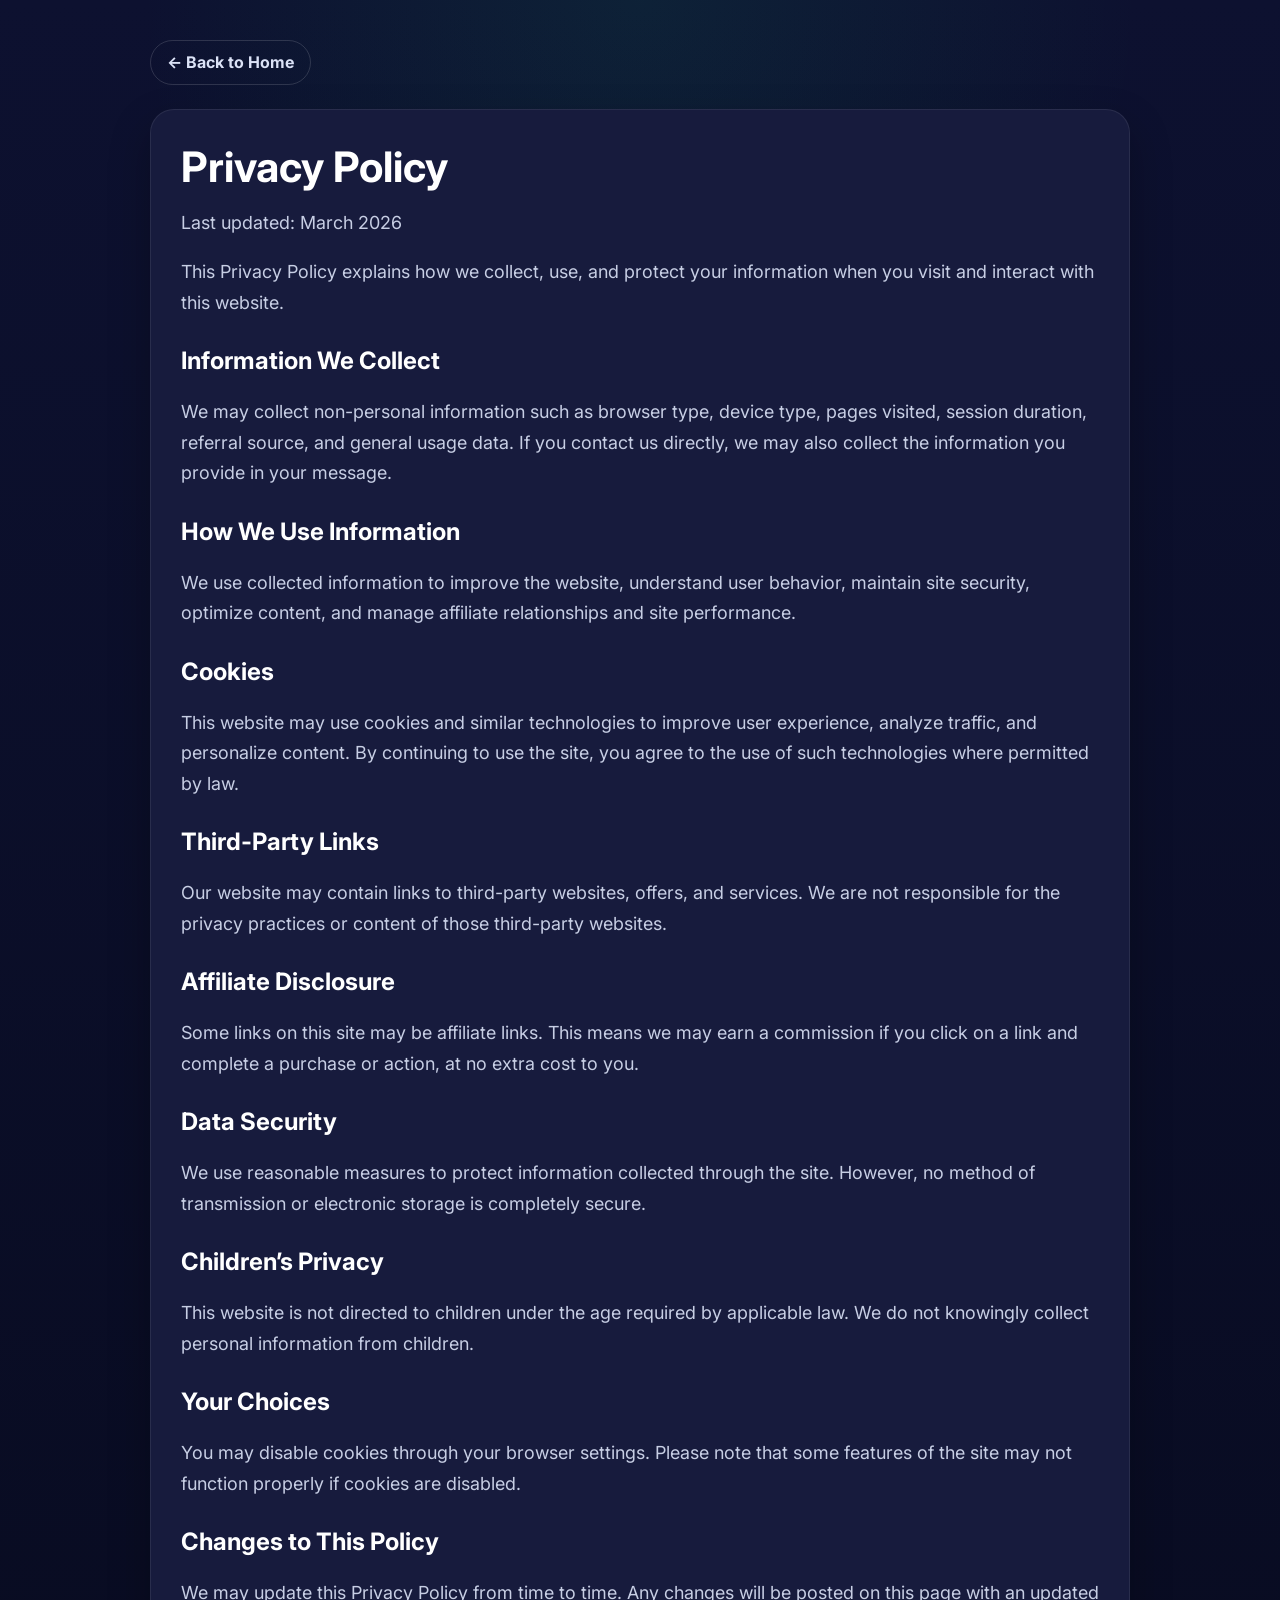
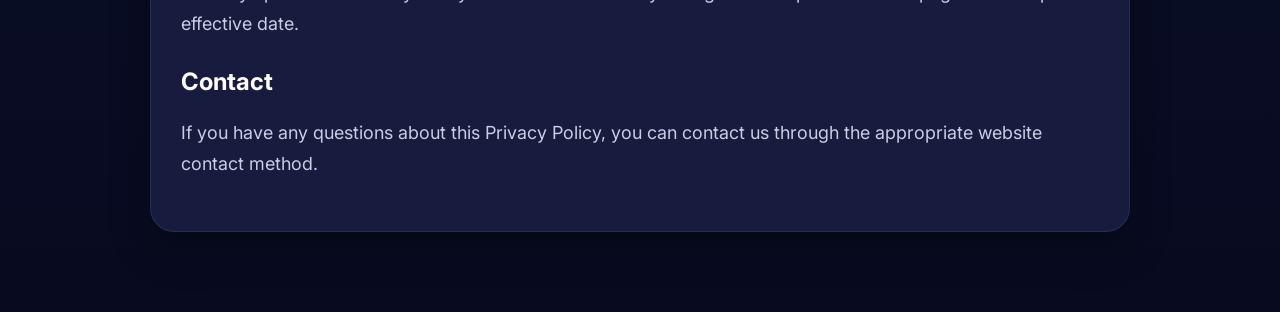
<file: privacy.html>
<!doctype html>
<html lang="en">
<head>
  <meta charset="UTF-8" />
  <meta name="viewport" content="width=device-width, initial-scale=1.0" />
  <title>Privacy Policy</title>
  <meta name="description" content="Privacy Policy" />
  <link rel="preconnect" href="https://fonts.googleapis.com">
  <link rel="preconnect" href="https://fonts.gstatic.com" crossorigin>
  <link href="https://fonts.googleapis.com/css2?family=Inter:wght@400;500;600;700;800;900&display=swap" rel="stylesheet">
  <link rel="stylesheet" href="style.css" />
</head>
<body class="legal-page">
  <div class="legal-wrap">
    <div class="legal-top">
      <a class="legal-back" href="index.html">← Back to Home</a>
    </div>

    <div class="legal-card">
      <h1>Privacy Policy</h1>
      <p>Last updated: March 2026</p>

      <p>
        This Privacy Policy explains how we collect, use, and protect your
        information when you visit and interact with this website.
      </p>

      <h2>Information We Collect</h2>
      <p>
        We may collect non-personal information such as browser type, device
        type, pages visited, session duration, referral source, and general
        usage data. If you contact us directly, we may also collect the
        information you provide in your message.
      </p>

      <h2>How We Use Information</h2>
      <p>
        We use collected information to improve the website, understand user
        behavior, maintain site security, optimize content, and manage affiliate
        relationships and site performance.
      </p>

      <h2>Cookies</h2>
      <p>
        This website may use cookies and similar technologies to improve user
        experience, analyze traffic, and personalize content. By continuing to
        use the site, you agree to the use of such technologies where permitted
        by law.
      </p>

      <h2>Third-Party Links</h2>
      <p>
        Our website may contain links to third-party websites, offers, and
        services. We are not responsible for the privacy practices or content of
        those third-party websites.
      </p>

      <h2>Affiliate Disclosure</h2>
      <p>
        Some links on this site may be affiliate links. This means we may earn a
        commission if you click on a link and complete a purchase or action,
        at no extra cost to you.
      </p>

      <h2>Data Security</h2>
      <p>
        We use reasonable measures to protect information collected through the
        site. However, no method of transmission or electronic storage is
        completely secure.
      </p>

      <h2>Children’s Privacy</h2>
      <p>
        This website is not directed to children under the age required by
        applicable law. We do not knowingly collect personal information from
        children.
      </p>

      <h2>Your Choices</h2>
      <p>
        You may disable cookies through your browser settings. Please note that
        some features of the site may not function properly if cookies are
        disabled.
      </p>

      <h2>Changes to This Policy</h2>
      <p>
        We may update this Privacy Policy from time to time. Any changes will be
        posted on this page with an updated effective date.
      </p>

      <h2>Contact</h2>
      <p>
        If you have any questions about this Privacy Policy, you can contact us
        through the appropriate website contact method.
      </p>
    </div>
  </div>
</body>
</html>
</file>
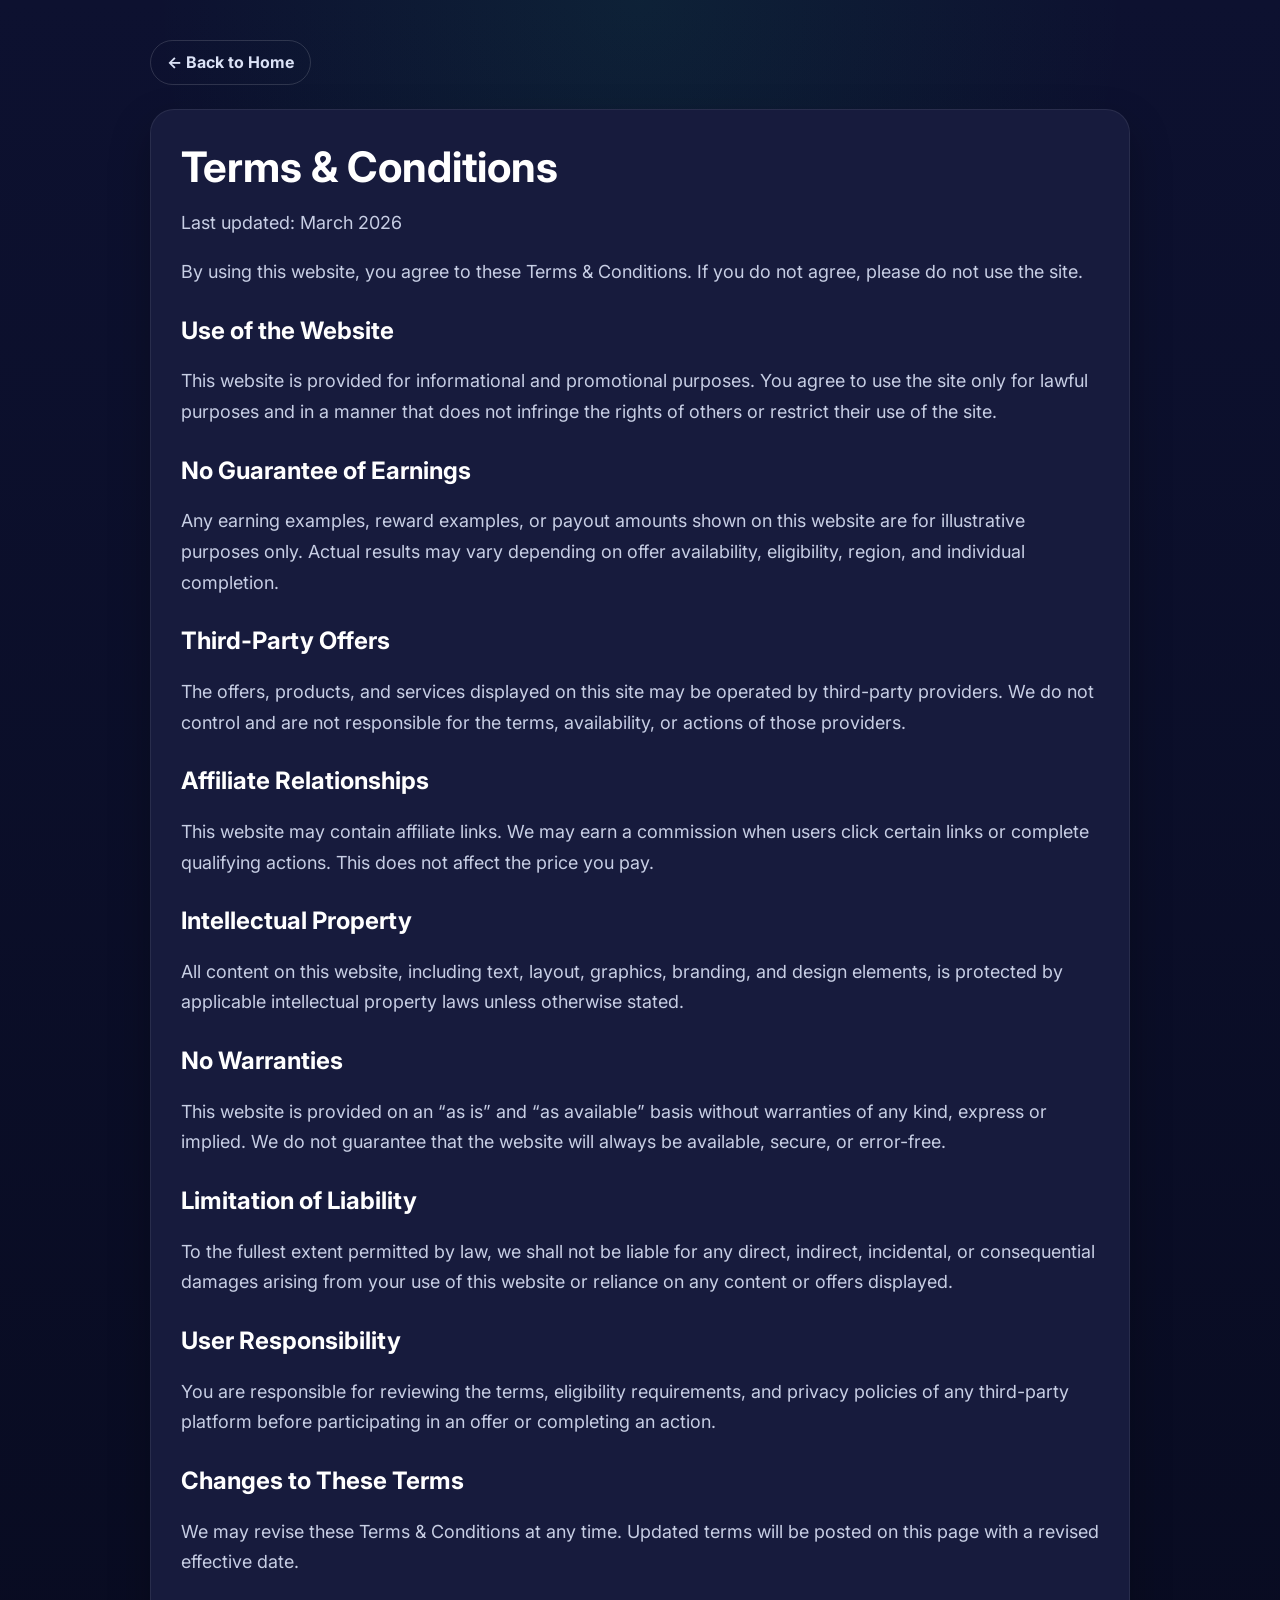
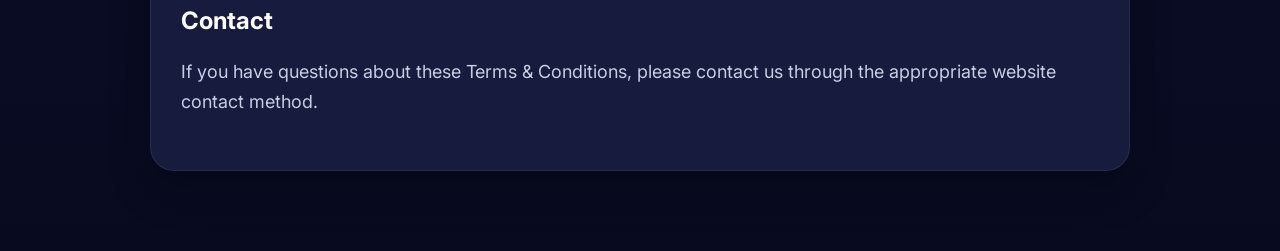
<file: terms.html>
<!doctype html>
<html lang="en">
<head>
  <meta charset="UTF-8" />
  <meta name="viewport" content="width=device-width, initial-scale=1.0" />
  <title>Terms & Conditions</title>
  <meta name="description" content="Terms and Conditions" />
  <link rel="preconnect" href="https://fonts.googleapis.com">
  <link rel="preconnect" href="https://fonts.gstatic.com" crossorigin>
  <link href="https://fonts.googleapis.com/css2?family=Inter:wght@400;500;600;700;800;900&display=swap" rel="stylesheet">
  <link rel="stylesheet" href="style.css" />
</head>
<body class="legal-page">
  <div class="legal-wrap">
    <div class="legal-top">
      <a class="legal-back" href="index.html">← Back to Home</a>
    </div>

    <div class="legal-card">
      <h1>Terms & Conditions</h1>
      <p>Last updated: March 2026</p>

      <p>
        By using this website, you agree to these Terms & Conditions. If you do
        not agree, please do not use the site.
      </p>

      <h2>Use of the Website</h2>
      <p>
        This website is provided for informational and promotional purposes. You
        agree to use the site only for lawful purposes and in a manner that does
        not infringe the rights of others or restrict their use of the site.
      </p>

      <h2>No Guarantee of Earnings</h2>
      <p>
        Any earning examples, reward examples, or payout amounts shown on this
        website are for illustrative purposes only. Actual results may vary
        depending on offer availability, eligibility, region, and individual
        completion.
      </p>

      <h2>Third-Party Offers</h2>
      <p>
        The offers, products, and services displayed on this site may be
        operated by third-party providers. We do not control and are not
        responsible for the terms, availability, or actions of those providers.
      </p>

      <h2>Affiliate Relationships</h2>
      <p>
        This website may contain affiliate links. We may earn a commission when
        users click certain links or complete qualifying actions. This does not
        affect the price you pay.
      </p>

      <h2>Intellectual Property</h2>
      <p>
        All content on this website, including text, layout, graphics, branding,
        and design elements, is protected by applicable intellectual property
        laws unless otherwise stated.
      </p>

      <h2>No Warranties</h2>
      <p>
        This website is provided on an “as is” and “as available” basis without
        warranties of any kind, express or implied. We do not guarantee that the
        website will always be available, secure, or error-free.
      </p>

      <h2>Limitation of Liability</h2>
      <p>
        To the fullest extent permitted by law, we shall not be liable for any
        direct, indirect, incidental, or consequential damages arising from your
        use of this website or reliance on any content or offers displayed.
      </p>

      <h2>User Responsibility</h2>
      <p>
        You are responsible for reviewing the terms, eligibility requirements,
        and privacy policies of any third-party platform before participating in
        an offer or completing an action.
      </p>

      <h2>Changes to These Terms</h2>
      <p>
        We may revise these Terms & Conditions at any time. Updated terms will be
        posted on this page with a revised effective date.
      </p>

      <h2>Contact</h2>
      <p>
        If you have questions about these Terms & Conditions, please contact us
        through the appropriate website contact method.
      </p>
    </div>
  </div>
</body>
</html>
</file>
<file: style.css>
:root{
  --bg:#0a0d27;
  --bg-2:#101434;
  --panel:#202447;
  --panel-2:#25284d;
  --card:#25284d;
  --line:rgba(255,255,255,.14);
  --text:#ffffff;
  --muted:#b9bfd7;
  --muted-2:#8b92b4;
  --green:#13e28b;
  --green-dark:#0fcb7d;
  --trust:#00b67a;
  --white:#ffffff;
  --shadow:0 18px 40px rgba(0,0,0,.28);
  --radius:24px;
  --container:1240px;
}

*{
  box-sizing:border-box;
}

html{
  scroll-behavior:smooth;
}

body{
  margin:0;
  font-family:"Inter",sans-serif;
  background:var(--bg);
  color:var(--text);
  line-height:1.45;
  position:relative;
}

a{
  color:inherit;
  text-decoration:none;
}

img{
  max-width:100%;
  display:block;
}

.site-bg{
  position:fixed;
  inset:0;
  background:
    radial-gradient(circle at 50% -10%, rgba(19,226,139,.06), transparent 28%),
    linear-gradient(180deg, #11153a 0%, #090c24 38%, #090c24 100%);
  z-index:-2;
}

.container{
  width:min(calc(100% - 48px), var(--container));
  margin:0 auto;
}

.hero{
  position:relative;
  padding:0 0 22px;
  overflow:hidden;
  border-bottom:1px solid var(--line);
  background:
    linear-gradient(180deg, rgba(8,10,30,.42), rgba(8,10,30,.86)),
    radial-gradient(circle at top center, rgba(255,255,255,.05), transparent 50%);
}

.hero-overlay{
  position:absolute;
  inset:0;
  background:
    linear-gradient(rgba(12,15,40,.2), rgba(12,15,40,.75)),
    repeating-linear-gradient(
      90deg,
      rgba(255,255,255,.03) 0 120px,
      rgba(255,255,255,0) 120px 240px
    );
  opacity:.45;
  pointer-events:none;
}

.brand-strip{
  display:grid;
  grid-template-columns:repeat(8,1fr);
  gap:14px;
  padding:14px 0 8px;
  opacity:.18;
  font-weight:800;
  font-size:34px;
  letter-spacing:-.03em;
  text-align:center;
  user-select:none;
}

.hero-copy{
  text-align:center;
  padding:34px 0 28px;
}

.hero h1{
  margin:0;
  font-size:76px;
  line-height:1.02;
  font-weight:900;
  letter-spacing:-.045em;
}

.accent{
  color:var(--green);
}

.hero-sub{
  margin:18px 0 0;
  color:#cbd1e8;
  font-size:22px;
  font-weight:500;
}

.dot{
  display:inline-block;
  width:8px;
  height:8px;
  border-radius:50%;
  background:var(--green);
  margin:0 14px;
  vertical-align:middle;
}

.section-divider{
  border-bottom:1px solid var(--line);
}

.offers-section{
  padding:38px 0 54px;
}

.offers-grid{
  display:grid;
  grid-template-columns:repeat(3, 1fr);
  gap:34px;
  max-width:980px;
  margin:0 auto;
}

.offer-card{
  background:var(--card);
  border-radius:30px;
  padding:24px;
  box-shadow:var(--shadow);
  transition:transform .2s ease, box-shadow .2s ease;
}

.offer-card:hover{
  transform:translateY(-4px);
  box-shadow:0 24px 44px rgba(0,0,0,.34);
}

.offer-thumb{
  height:250px;
  border-radius:16px;
  display:flex;
  align-items:center;
  justify-content:center;
  margin-bottom:18px;
  overflow:hidden;
  font-weight:900;
}

.netflix-thumb{
  background:#000;
}

.netflix-thumb span{
  font-size:156px;
  line-height:1;
  color:#e50914;
  letter-spacing:-10px;
}

.dice-thumb{
  background:
    radial-gradient(circle at 50% 28%, rgba(255,255,255,.35), transparent 24%),
    linear-gradient(135deg,#2798ff,#6ed3ff 52%, #376fff);
  filter:saturate(1.05);
}

.dice-thumb span{
  font-size:112px;
  transform:translateY(6px);
}

.tiktok-thumb{
  background:#000;
  color:#fff;
  font-size:58px;
  font-weight:800;
}

.offer-body h3{
  margin:0 0 4px;
  font-size: 22px;
  font-weight:800;
  letter-spacing:-.03em;
}

.offer-body p{
  margin:0 0 18px;
  color:#d7dbeb;
  font-size:20px;
  line-height:1.15;
}

.offer-meta{
  color:#d0d5ea;
  font-size:24px;
  font-weight:700;
  letter-spacing:.08em;
  opacity:.9;
}

.offer-bottom{
  display:flex;
  align-items:center;
  justify-content:space-between;
  margin-top:4px;
}

.offer-bottom strong{
  font-size:30px;
  line-height:1;
  letter-spacing:-.03em;
}

.rating{
  color:#ffd54a;
  font-size:22px;
  font-weight:700;
}

.featured-card{
  transform:translateY(-8px);
}

.reviews-row{
  max-width:980px;
  margin:90px auto 0;
}

.reviews-row p{
  margin:0 0 18px;
  color:#bfc5dd;
  font-size:31px;
  font-weight:500;
}

.trustpilot-wrap{
  display:flex;
  align-items:center;
  gap:20px;
  flex-wrap:wrap;
      justify-content: center;
}

.trustpilot-brand{
  display:flex;
  align-items:center;
  gap:10px;
  font-size:28px;
  font-weight:700;
}

.tp-star{
  color:var(--trust);
  font-size:34px;
}

.tp-boxes{
  display:flex;
  gap:6px;
}

.tp-boxes span{
  width:52px;
  height:42px;
  display:flex;
  align-items:center;
  justify-content:center;
  background:var(--trust);
  color:#fff;
  font-size:28px;
  font-weight:800;
}

.tp-boxes .half{
  background:linear-gradient(90deg, var(--trust) 50%, #d7dae4 50%);
  color:#fff;
}

.stats-strip{
  padding:24px 0 44px;
}

.stats-box{
  background:var(--panel-2);
  border-radius:22px;
  padding:28px 24px;
  display:grid;
  grid-template-columns:repeat(3,1fr);
  gap:0;
  box-shadow:var(--shadow);
}

.stat-item{
  padding:8px 34px;
  text-align:center;
  position:relative;
}

.stat-item:not(:last-child)::after{
  content:"";
  position:absolute;
  right:0;
  top:8px;
  bottom:8px;
  width:1px;
  background:rgba(255,255,255,.12);
}

.stat-top{
  font-size:30px;
  font-weight:800;
  margin-bottom:10px;
}

.stat-item p{
  margin:0;
  color:#d3d8eb;
  font-size:23px;
  line-height:1.35;
}

.how-section{
  padding:54px 0 46px;
}

.how-grid{
  display:grid;
  grid-template-columns:390px 1fr;
  gap:54px;
  align-items:center;
}

.how-left h2{
  margin:0 0 42px;
  font-size:40px;
  line-height:1.06;
  letter-spacing:-.04em;
}

.cta-btn{
  display:inline-flex;
  align-items:center;
  justify-content:center;
  min-width:320px;
  min-height:72px;
  padding:18px 28px;
  border-radius:10px;
  background:var(--green);
  color:#072013;
  font-size:24px;
  font-weight:800;
  box-shadow:0 16px 24px rgba(19,226,139,.22);
  transition:transform .2s ease, background .2s ease;
}

.cta-btn:hover{
  background:var(--green-dark);
  transform:translateY(-2px);
}

.mini-reviews{
  margin-top:34px;
}

.mini-reviews p{
  margin:0 0 12px;
  color:#bcc2da;
  font-size:18px;
}

.trustpilot-wrap.mini{
  gap:12px;
}

.trustpilot-wrap.mini .trustpilot-brand{
  font-size:18px;
}

.trustpilot-wrap.mini .tp-star{
  font-size:22px;
}

.trustpilot-wrap.mini .tp-boxes span{
  width:28px;
  height:24px;
  font-size:16px;
}

.how-card{
  background:transparent;
}

.how-title{
  display:flex;
  align-items:center;
  gap:14px;
  margin-bottom:10px;
}

.step-icon{
  display:inline-flex;
  width:30px;
  height:30px;
  align-items:center;
  justify-content:center;
  border:2px solid rgba(255,255,255,.85);
  border-radius:8px;
  font-size:16px;
}

.how-title h3{
  margin:0;
  font-size:34px;
  font-weight:800;
}

.how-card > p{
  margin:0 0 22px;
  font-size:22px;
  color:#c9cfe5;
  line-height:1.55;
  max-width:840px;
}

.offer-preview-grid{
  background:#1a1e3f;
  border-radius:22px;
  padding:22px;
  display:grid;
  grid-template-columns:repeat(4,1fr);
  gap:16px;
  transform:rotate(-6deg);
  box-shadow:var(--shadow);
}

.mini-offer{
  background:#24284d;
  border-radius:18px;
  padding:12px;
  box-shadow:0 10px 20px rgba(0,0,0,.24);
}

.mini-tag{
  display:inline-flex;
  align-items:center;
  justify-content:center;
  min-width:54px;
  padding:6px 10px;
  border-radius:999px;
  background:#2f6dff;
  color:#fff;
  font-size:11px;
  font-weight:800;
  margin-bottom:10px;
}

.mini-thumb{
  height:108px;
  border-radius:12px;
  margin-bottom:12px;
  background-size:cover;
  background-position:center;
}

.thumb-1{
  background:
    linear-gradient(135deg, #2e1b1b, #7e4200, #2a1b4f);
}

.thumb-2{
  background:
    linear-gradient(135deg, #f7ae2a, #f2663a, #7f4cff);
}

.thumb-3{
  background:
    linear-gradient(135deg, #3dbd63, #3898ff, #7a54ff);
}

.thumb-4{
  background:
    linear-gradient(135deg, #99d0ff, #7c6cff, #f07fd6);
}

.mini-offer h4{
  margin:0 0 4px;
  font-size:18px;
  line-height:1.2;
}

.mini-offer p{
  margin:0 0 10px;
  color:#c5cae1;
  font-size:14px;
}

.mini-bottom{
  display:flex;
  align-items:center;
  justify-content:space-between;
  gap:10px;
}

.mini-bottom span{
  color:#72f0a7;
  font-size:16px;
  font-weight:800;
}

.mini-bottom b{
  display:inline-flex;
  align-items:center;
  justify-content:center;
  padding:5px 10px;
  border-radius:999px;
  background:#5747f0;
  font-size:10px;
  letter-spacing:.06em;
}

.features-section{
  padding:48px 0 66px;
}

.section-head{
  text-align:center;
  margin-bottom:42px;
}

.section-head h2{
  margin:0;
  font-size:42px;
  line-height:1.15;
  letter-spacing:-.035em;
}

.features-grid{
  max-width:1060px;
  margin:0 auto;
  display:grid;
  grid-template-columns:repeat(3,1fr);
  gap:26px;
}

.feature-card{
  background:#181c3c;
  border-radius:18px;
  padding:34px 28px;
  text-align:center;
  box-shadow:var(--shadow);
}

.feature-icon{
  font-size:58px;
  line-height:1;
  margin-bottom:18px;
  color:var(--green);
}

.feature-card h3{
  margin:0 0 12px;
  font-size:32px;
  line-height:1.15;
  letter-spacing:-.03em;
}

.feature-card p{
  margin:0;
  color:#c5cae1;
  font-size:20px;
  line-height:1.5;
}

.site-footer{
  background:#f0f1f4;
  color:#384155;
  padding:26px 0 34px;
}

.footer-links{
  display:flex;
  justify-content:center;
  align-items:center;
  flex-wrap:wrap;
  gap:28px;
  margin-bottom:18px;
}

.footer-links a{
  font-size:18px;
  font-weight:700;
  color:#52607b;
}

.disclosure{
  max-width:1200px;
  margin:0 auto;
  text-align:center;
  font-size:16px;
  line-height:1.55;
  color:#566178;
  font-weight:600;
}

.legal-page{
  min-height:100vh;
  background:
    radial-gradient(circle at top center, rgba(19,226,139,.08), transparent 25%),
    linear-gradient(180deg, #0d1130 0%, #080b20 100%);
  color:#fff;
  padding:40px 0 80px;
}

.legal-wrap{
  width:min(calc(100% - 40px), 980px);
  margin:0 auto;
}

.legal-top{
  margin-bottom:24px;
}

.legal-back{
  display:inline-flex;
  padding:10px 16px;
  border-radius:999px;
  border:1px solid rgba(255,255,255,.14);
  color:#dbe2f6;
  font-weight:700;
}

.legal-card{
  background:#171b3d;
  border:1px solid rgba(255,255,255,.08);
  border-radius:24px;
  padding:34px 30px;
  box-shadow:var(--shadow);
}

.legal-card h1{
  margin:0 0 14px;
  font-size:42px;
  line-height:1.1;
}

.legal-card p,
.legal-card li{
  color:#c7cee4;
  font-size:18px;
  line-height:1.7;
}

.legal-card h2{
  margin:26px 0 10px;
  font-size:24px;
}

.legal-card ul{
  padding-left:20px;
}

@media (max-width: 1200px){
  .hero h1{
    font-size:60px;
  }

  .offer-thumb{
    height:200px;
  }

  .offer-body h3{
    font-size:28px;
  }

  .offer-body p{
    font-size:26px;
  }

  .offer-bottom strong{
    font-size:34px;
  }

  .reviews-row p{
    font-size:24px;
  }

  .how-left h2{
    font-size:48px;
  }

  .offer-preview-grid{
    grid-template-columns:repeat(2,1fr);
  }
}

@media (max-width: 900px){
  .brand-strip{
    grid-template-columns:repeat(4,1fr);
    font-size:22px;
  }

  .hero h1{
    font-size:42px;
  }

  .hero-sub{
    font-size:18px;
  }

  .offers-grid{
    grid-template-columns:1fr;
    max-width:540px;
  }

  .featured-card{
    transform:none;
  }

  .stats-box{
    grid-template-columns:1fr;
  }

  .stat-item{
    padding:20px 16px;
  }

  .stat-item:not(:last-child)::after{
    display:none;
  }

  .how-grid{
    grid-template-columns:1fr;
  }

  .how-left h2{
    font-size:42px;
  }

  .cta-btn{
    min-width:100%;
  }

  .features-grid{
    grid-template-columns:1fr;
    max-width:540px;
  }
}

@media (max-width: 600px){
  .container{
    width:min(calc(100% - 28px), var(--container));
  }

  .hero-copy{
    padding:20px 0 18px;
  }

  .hero h1{
    font-size:34px;
  }

  .hero-sub{
    font-size:15px;
  }

  .dot{
    margin:0 8px;
  }

  .offer-card{
    border-radius:22px;
    padding:18px;
  }

  .offer-thumb{
    height:160px;
  }

  .netflix-thumb span{
    font-size:112px;
  }

  .tiktok-thumb{
    font-size:38px;
  }

  .offer-body h3{
    font-size:24px;
  }

  .offer-body p{
    font-size:20px;
  }

  .offer-meta{
    font-size:16px;
  }

  .offer-bottom strong{
    font-size:30px;
  }

  .rating{
    font-size:16px;
  }

  .reviews-row{
    margin-top:48px;
  }

  .reviews-row p{
    font-size:20px;
  }

  .trustpilot-brand{
    font-size:20px;
  }

  .tp-star{
    font-size:24px;
  }

  .tp-boxes span{
    width:34px;
    height:28px;
    font-size:18px;
  }

  .stat-top{
    font-size:24px;
  }

  .stat-item p{
    font-size:16px;
  }

  .how-left h2{
    font-size:34px;
  }

  .how-title h3{
    font-size:24px;
  }

  .how-card > p{
    font-size:16px;
  }

  .offer-preview-grid{
    grid-template-columns:1fr 1fr;
    padding:14px;
    gap:10px;
  }

  .mini-thumb{
    height:74px;
  }

  .mini-offer h4{
    font-size:13px;
  }

  .mini-offer p{
    font-size:11px;
  }

  .mini-bottom span{
    font-size:12px;
  }

  .feature-card{
    padding:28px 20px;
  }

  .feature-card h3{
    font-size:24px;
  }

  .feature-card p{
    font-size:16px;
  }

  .site-footer{
    padding:22px 0 30px;
  }

  .footer-links{
    gap:16px;
  }

  .footer-links a{
    font-size:15px;
  }

  .disclosure{
    font-size:13px;
  }

  .legal-card{
    padding:24px 18px;
  }

  .legal-card h1{
    font-size:32px;
  }
}
</file>
